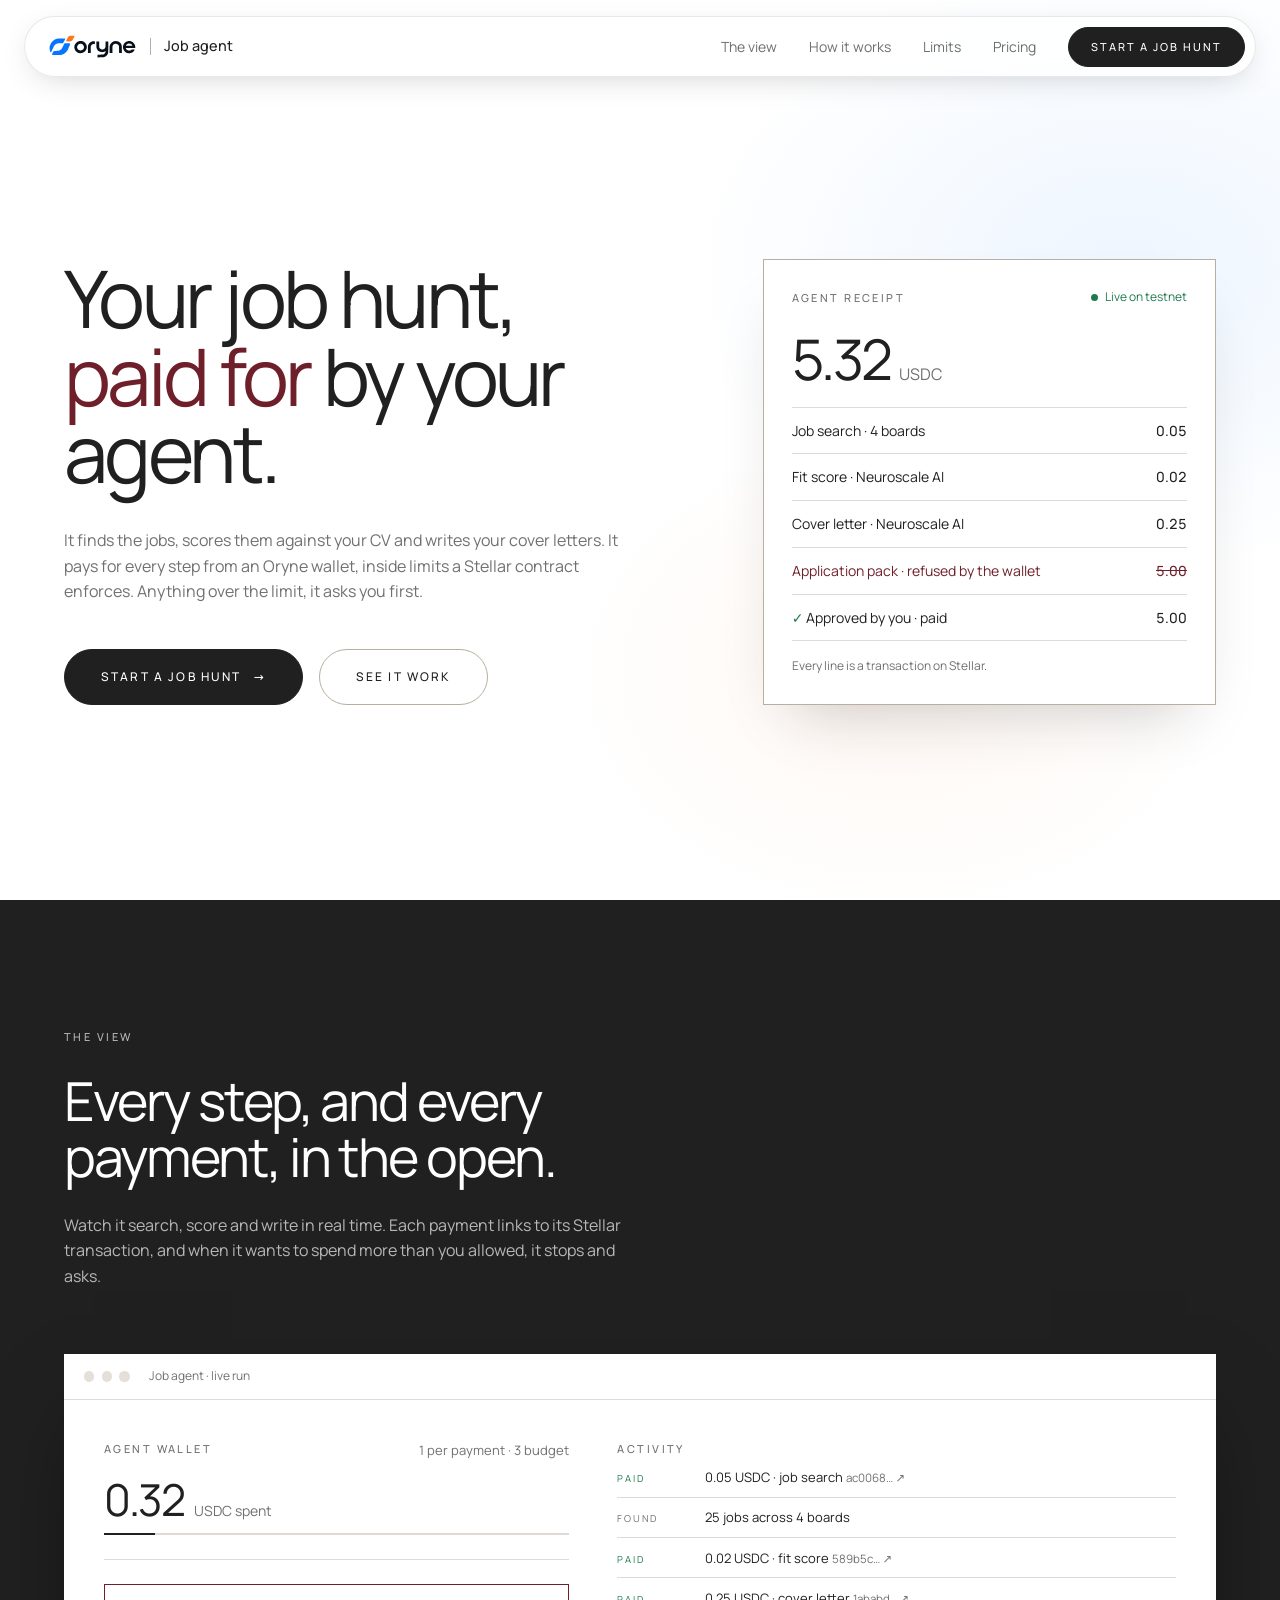
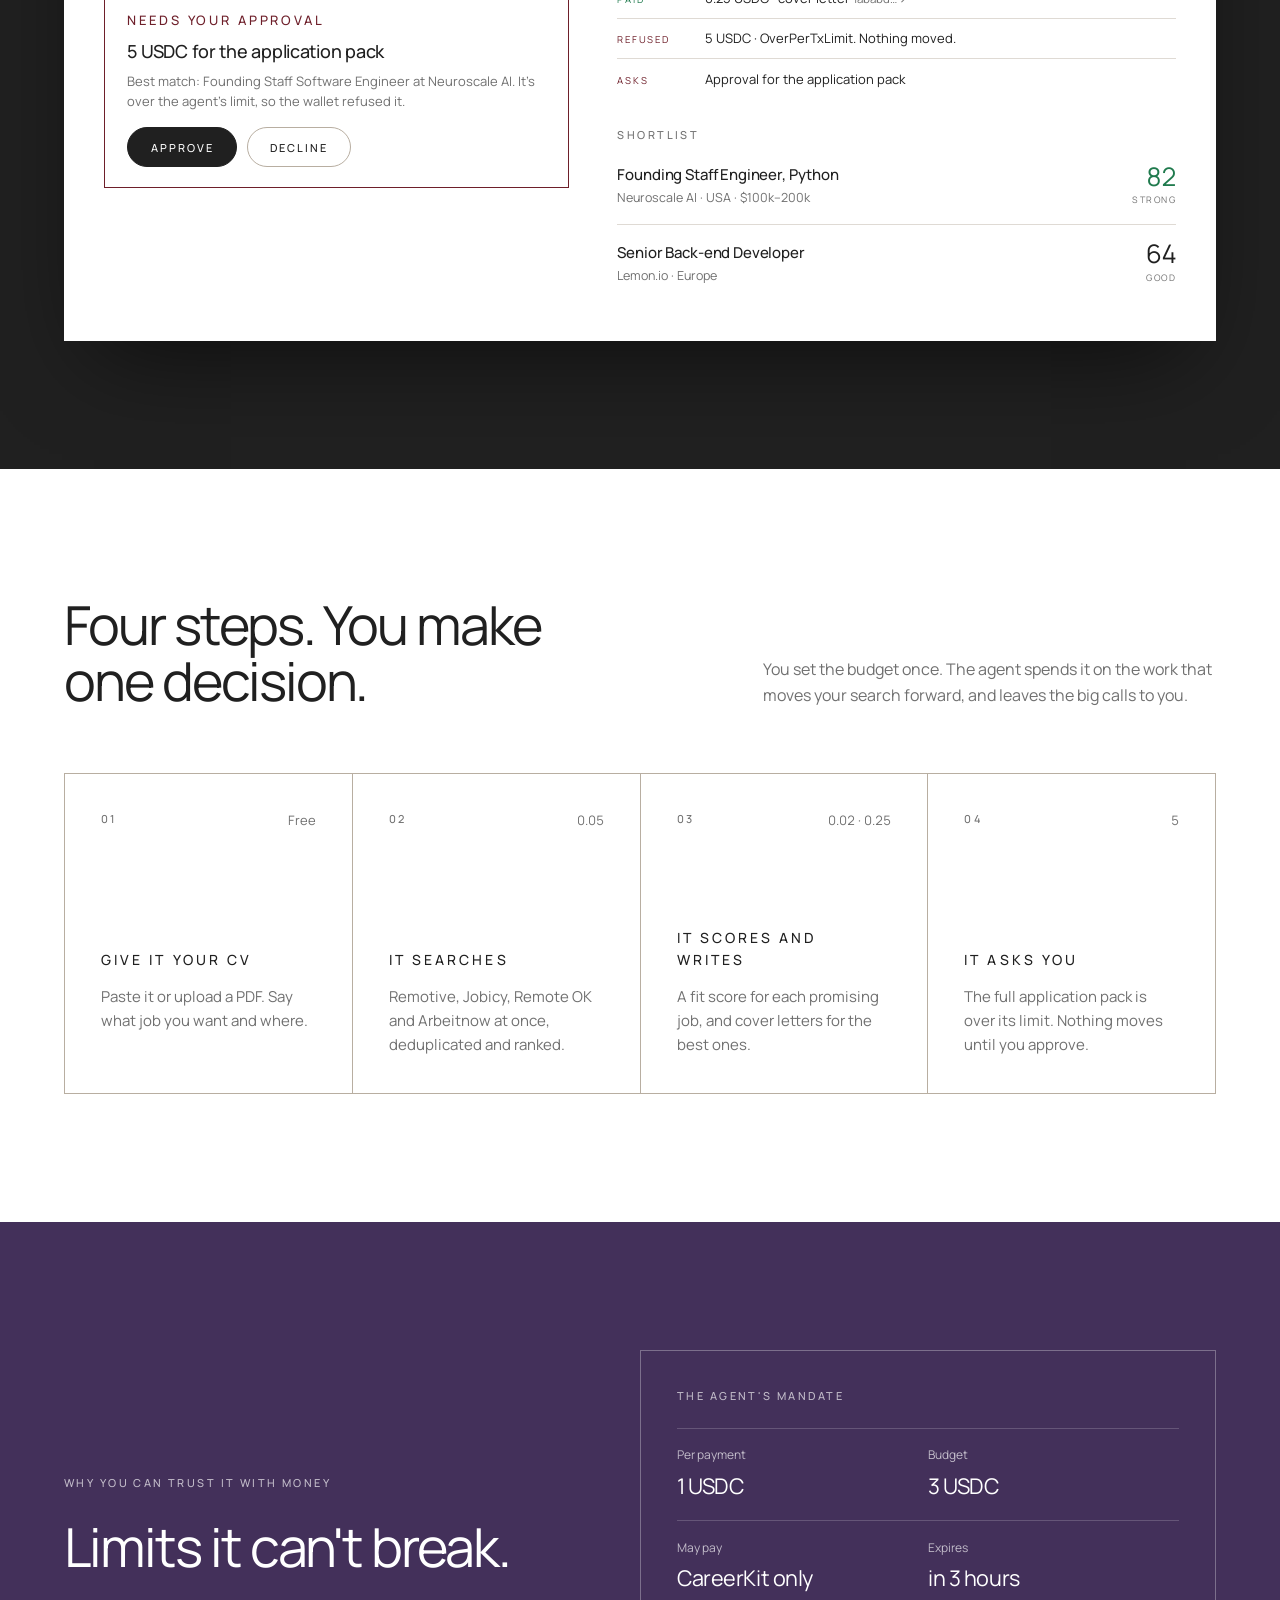
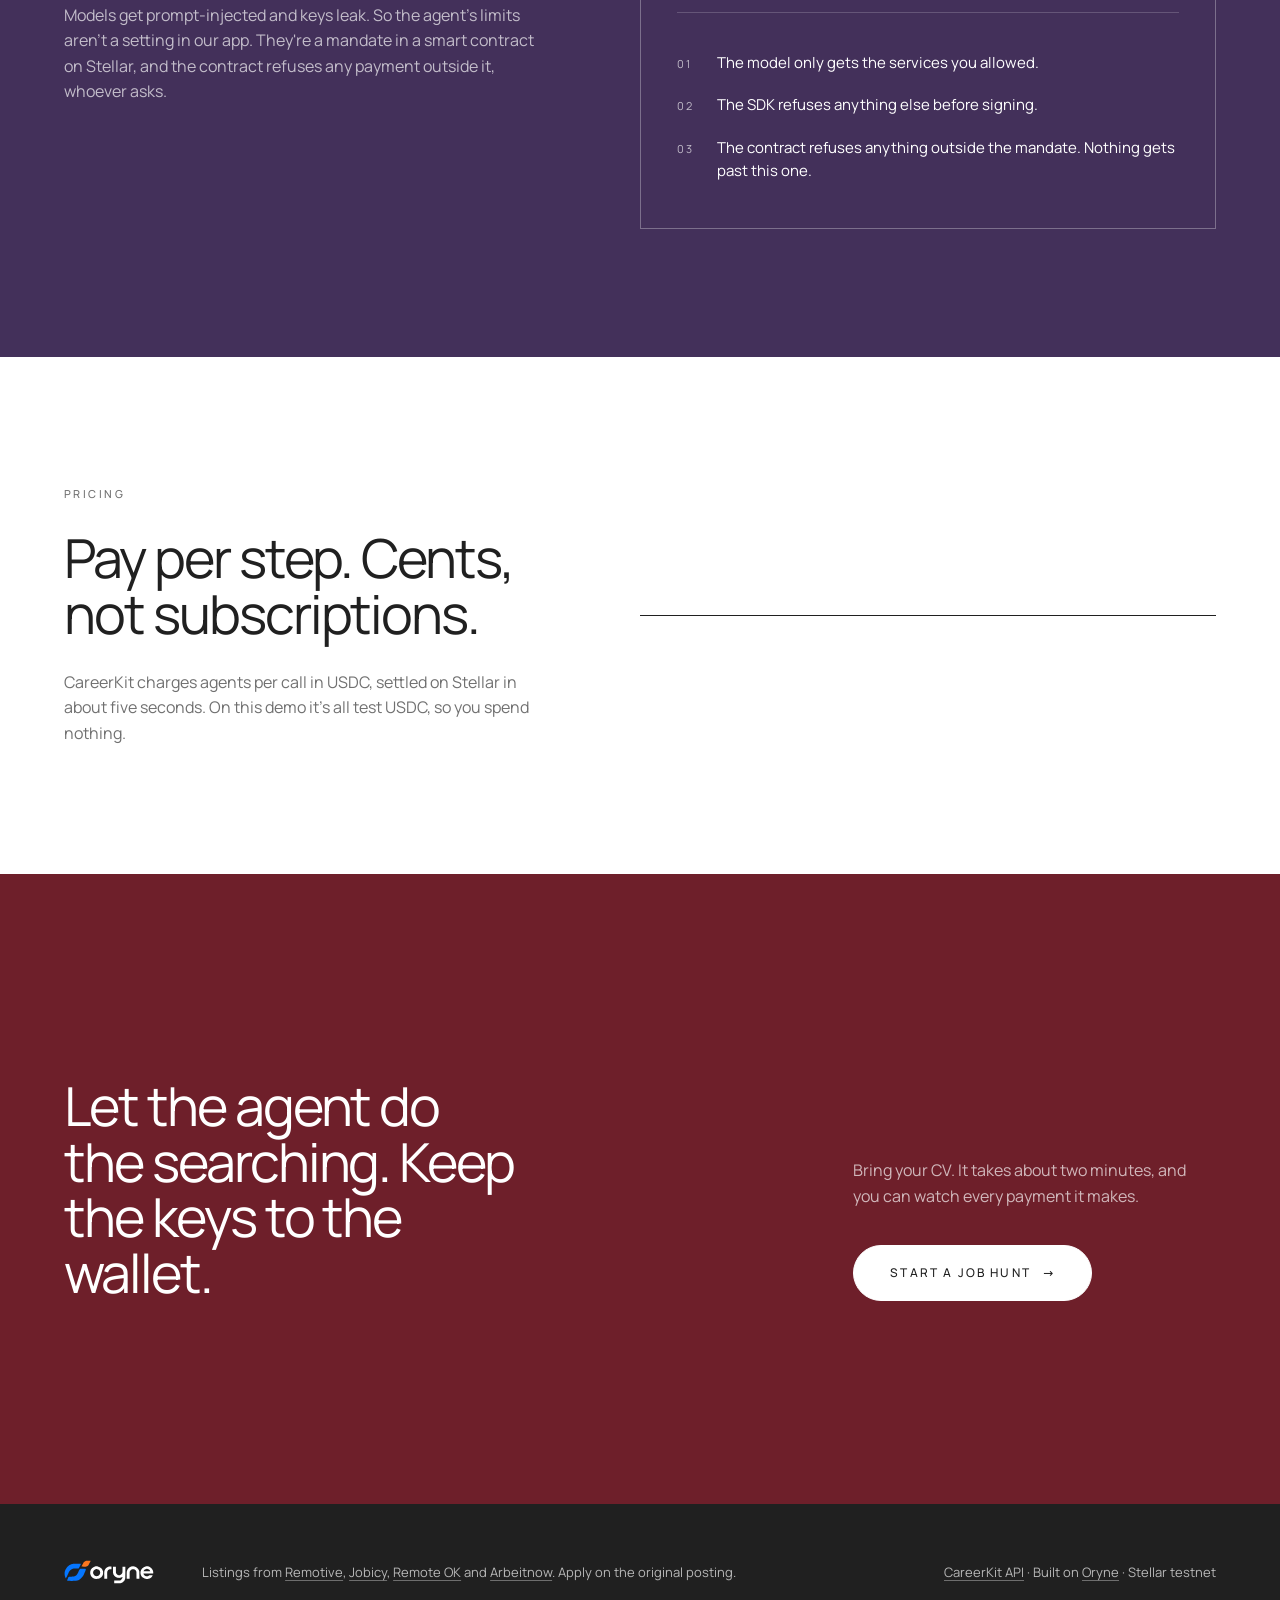
<file: index.html>
<!doctype html>
<html lang="en">
<head>
  <meta charset="utf-8" />
  <meta name="viewport" content="width=device-width, initial-scale=1" />
  <title>Job agent · Oryne</title>
  <meta name="description" content="An AI agent that finds jobs, scores them against your CV and writes your cover letters, paying for every step from its own Oryne wallet, inside limits it can't break." />
  <meta name="theme-color" content="#202020" />
  <!-- The Oryne API that runs the agent (testnet). On localhost the page uses http://localhost:8787. -->
  <meta name="oryne-api" content="https://testnet-apiv1.oryne.org" />
  <link rel="icon" href="/assets/favicon.svg" type="image/svg+xml" />
  <link rel="preload" href="/assets/fonts/manrope-latin-wght-normal.woff2" as="font" type="font/woff2" crossorigin />
  <link rel="stylesheet" href="/style.css" />
</head>
<body>
  <!-- Floating navigation -->
  <header class="topbar">
    <nav class="glass">
      <a class="brand" href="#top" aria-label="Job agent home">
        <img src="/assets/oryne-logo.svg" alt="Oryne" />
        <span class="brand-divider"></span>
        <span class="brand-name">Job agent</span>
      </a>
      <div class="nav-links">
        <a href="#view">The view</a>
        <a href="#how">How it works</a>
        <a href="#limits">Limits</a>
        <a href="#pricing">Pricing</a>
      </div>
      <button class="button primary sm" data-open>Start a job hunt</button>
    </nav>
  </header>

  <main id="top">
    <!-- Hero -->
    <section class="tone-white hero">
      <div class="container hero-grid">
        <div class="hero-copy">
          <h1 class="display reveal" style="--d: 80ms">Your job hunt, <span class="accent">paid for</span> by your agent.</h1>
          <p class="lede reveal" style="--d: 160ms">
            It finds the jobs, scores them against your CV and writes your cover letters. It pays for
            every step from an Oryne wallet, inside limits a Stellar contract enforces. Anything over
            the limit, it asks you first.
          </p>
          <div class="cta-row reveal" style="--d: 240ms">
            <button class="button primary" data-open>Start a job hunt <i class="arrow">→</i></button>
            <a class="button outline" href="#view">See it work</a>
          </div>
        </div>

        <aside class="hero-card reveal" style="--d: 300ms" aria-label="An example receipt">
          <div class="receipt-head">
            <span class="label muted">Agent receipt</span>
            <span class="live-dot">Live on testnet</span>
          </div>
          <div class="receipt-total"><span>5.32</span><em>USDC</em></div>
          <ul class="receipt-lines">
            <li><span>Job search · 4 boards</span><b>0.05</b></li>
            <li><span>Fit score · Neuroscale AI</span><b>0.02</b></li>
            <li><span>Cover letter · Neuroscale AI</span><b>0.25</b></li>
            <li class="refused"><span>Application pack · refused by the wallet</span><b>5.00</b></li>
            <li class="approved"><span>Approved by you · paid</span><b>5.00</b></li>
          </ul>
          <p class="receipt-foot">Every line is a transaction on Stellar.</p>
        </aside>
      </div>

    </section>

    <!-- The view -->
    <section id="view" class="tone-charcoal band">
      <div class="container">
        <div class="band-head">
          <p class="label muted reveal">The view</p>
          <h2 class="statement reveal" style="--d: 80ms">Every step, and every payment, in the open.</h2>
          <p class="lede reveal" style="--d: 160ms">Watch it search, score and write in real time. Each payment links to its Stellar transaction, and when it wants to spend more than you allowed, it stops and asks.</p>
        </div>

        <div class="window reveal" style="--d: 200ms" aria-hidden="true">
          <div class="window-bar"><span></span><span></span><span></span><em>Job agent · live run</em></div>
          <div class="window-body">
            <div class="mock-col">
              <div class="wallet">
                <div class="wallet-row"><span class="label muted">Agent wallet</span><span class="small muted">1 per payment · 3 budget</span></div>
                <div class="spent"><span>0.32</span><em>USDC spent</em></div>
                <div class="meter"><div style="width: 11%"></div></div>
              </div>
              <div class="approval">
                <p class="label">Needs your approval</p>
                <h3>5 USDC for the application pack</h3>
                <p>Best match: Founding Staff Software Engineer at Neuroscale AI. It's over the agent's limit, so the wallet refused it.</p>
                <div class="actions"><span class="button primary sm">Approve</span><span class="button outline sm">Decline</span></div>
              </div>
            </div>
            <div class="mock-col">
              <p class="label muted">Activity</p>
              <ol class="timeline">
                <li class="paid"><span class="tag">Paid</span><span>0.05 USDC · job search <i class="tx">ac0068… ↗</i></span></li>
                <li><span class="tag">Found</span><span>25 jobs across 4 boards</span></li>
                <li class="paid"><span class="tag">Paid</span><span>0.02 USDC · fit score <i class="tx">589b5c… ↗</i></span></li>
                <li class="paid"><span class="tag">Paid</span><span>0.25 USDC · cover letter <i class="tx">1ababd… ↗</i></span></li>
                <li class="refused"><span class="tag">Refused</span><span>5 USDC · OverPerTxLimit. Nothing moved.</span></li>
                <li class="ask"><span class="tag">Asks</span><span>Approval for the application pack</span></li>
              </ol>
              <p class="label muted mock-gap">Shortlist</p>
              <div class="job"><div class="job-head"><div><div class="job-title">Founding Staff Engineer, Python</div><div class="job-meta">Neuroscale AI · USA · $100k–200k</div></div><div class="score hi"><strong>82</strong><span>Strong</span></div></div></div>
              <div class="job"><div class="job-head"><div><div class="job-title">Senior Back-end Developer</div><div class="job-meta">Lemon.io · Europe</div></div><div class="score"><strong>64</strong><span>Good</span></div></div></div>
            </div>
          </div>
        </div>
      </div>
    </section>

    <!-- How it works -->
    <section id="how" class="tone-white band">
      <div class="container">
        <div class="band-head split">
          <h2 class="statement reveal">Four steps. You make one decision.</h2>
          <p class="lede reveal" style="--d: 120ms">You set the budget once. The agent spends it on the work that moves your search forward, and leaves the big calls to you.</p>
        </div>
        <div class="cards">
          <article class="card reveal"><div class="card-top"><span class="label">01</span><span class="card-price">Free</span></div><h3>Give it your CV</h3><p>Paste it or upload a PDF. Say what job you want and where.</p></article>
          <article class="card reveal" style="--d: 80ms"><div class="card-top"><span class="label">02</span><span class="card-price">0.05</span></div><h3>It searches</h3><p>Remotive, Jobicy, Remote OK and Arbeitnow at once, deduplicated and ranked.</p></article>
          <article class="card reveal" style="--d: 160ms"><div class="card-top"><span class="label">03</span><span class="card-price">0.02 · 0.25</span></div><h3>It scores and writes</h3><p>A fit score for each promising job, and cover letters for the best ones.</p></article>
          <article class="card reveal" style="--d: 240ms"><div class="card-top"><span class="label">04</span><span class="card-price">5</span></div><h3>It asks you</h3><p>The full application pack is over its limit. Nothing moves until you approve.</p></article>
        </div>
      </div>
    </section>

    <!-- Limits -->
    <section id="limits" class="tone-purple band">
      <div class="container limits-grid">
        <div>
          <p class="label muted reveal">Why you can trust it with money</p>
          <h2 class="statement reveal" style="--d: 80ms">Limits it can't break.</h2>
          <p class="lede reveal" style="--d: 160ms">Models get prompt-injected and keys leak. So the agent's limits aren't a setting in our app. They're a mandate in a smart contract on Stellar, and the contract refuses any payment outside it, whoever asks.</p>
        </div>
        <div class="mandate reveal" style="--d: 200ms">
          <p class="label muted">The agent's mandate</p>
          <dl>
            <div><dt>Per payment</dt><dd>1 USDC</dd></div>
            <div><dt>Budget</dt><dd>3 USDC</dd></div>
            <div><dt>May pay</dt><dd>CareerKit only</dd></div>
            <div><dt>Expires</dt><dd>in 3 hours</dd></div>
          </dl>
          <ol class="layers">
            <li><span>01</span>The model only gets the services you allowed.</li>
            <li><span>02</span>The SDK refuses anything else before signing.</li>
            <li><span>03</span>The contract refuses anything outside the mandate. Nothing gets past this one.</li>
          </ol>
        </div>
      </div>
    </section>

    <!-- Pricing -->
    <section id="pricing" class="tone-white band">
      <div class="container limits-grid">
        <div>
          <p class="label muted reveal">Pricing</p>
          <h2 class="statement reveal" style="--d: 80ms">Pay per step. Cents, not subscriptions.</h2>
          <p class="lede reveal" style="--d: 160ms">CareerKit charges agents per call in USDC, settled on Stellar in about five seconds. On this demo it's all test USDC, so you spend nothing.</p>
        </div>
        <div class="price-table reveal" style="--d: 200ms" id="priceTable"></div>
      </div>
    </section>

    <!-- Closing -->
    <section class="tone-burgundy band closing">
      <div class="container closing-grid">
        <h2 class="statement reveal">Let the agent do the searching. Keep the keys to the wallet.</h2>
        <div class="reveal" style="--d: 120ms">
          <p class="lede">Bring your CV. It takes about two minutes, and you can watch every payment it makes.</p>
          <button class="button light" data-open>Start a job hunt <i class="arrow">→</i></button>
        </div>
      </div>
    </section>
  </main>

  <footer class="tone-charcoal site-foot">
    <div class="container foot-grid">
      <img src="/assets/oryne-logo-white.svg" alt="Oryne" class="foot-logo" />
      <p class="small muted">Listings from <a href="https://remotive.com" target="_blank" rel="noopener">Remotive</a>,
        <a href="https://jobicy.com" target="_blank" rel="noopener">Jobicy</a>,
        <a href="https://remoteok.com" target="_blank" rel="noopener">Remote OK</a> and
        <a href="https://www.arbeitnow.com" target="_blank" rel="noopener">Arbeitnow</a>. Apply on the original posting.</p>
      <p class="small muted"><a id="careerkitLink" href="#" target="_blank" rel="noopener">CareerKit API</a> · Built on <a href="https://oryne.org" target="_blank" rel="noopener">Oryne</a> · Stellar testnet</p>
    </div>
  </footer>

  <!-- The job hunt: a dashboard, like the Oryne app -->
  <div id="sheet" class="sheet" hidden role="dialog" aria-modal="true" aria-label="Job hunt">
    <aside class="side">
      <div class="side-head">
        <a class="side-brand" href="#top" data-close aria-label="Back to the site">
          <img src="/assets/oryne-logo-white.svg" alt="Oryne" />
          <span>Job agent</span>
        </a>
        <span class="net"><i></i>Testnet</span>
        <button class="side-x" data-close aria-label="Close">✕</button>
      </div>

      <nav class="side-nav" aria-label="Job hunt">
        <button data-view="setup" class="active">
          <svg viewBox="0 0 24 24"><path d="M12 5v14M5 12h14" /></svg>New hunt</button>
        <button data-view="overview">
          <svg viewBox="0 0 24 24"><rect x="3" y="3" width="7" height="9" /><rect x="14" y="3" width="7" height="5" /><rect x="14" y="12" width="7" height="9" /><rect x="3" y="16" width="7" height="5" /></svg>Overview<span class="count alert" id="navAsk" hidden>1</span></button>
        <button data-view="shortlist">
          <svg viewBox="0 0 24 24"><rect x="3" y="7" width="18" height="13" rx="1" /><path d="M8 7V4h8v3" /></svg>Shortlist<span class="count" id="navJobs" hidden></span></button>
        <button data-view="documents">
          <svg viewBox="0 0 24 24"><path d="M14 3H6v18h12V7z" /><path d="M14 3v4h4M9 12h6M9 16h6" /></svg>Documents<span class="count" id="navDocs" hidden></span></button>
        <button data-view="receipt">
          <svg viewBox="0 0 24 24"><path d="M5 3h14v18l-3-2-2 2-2-2-2 2-2-2-3 2z" /><path d="M9 8h6M9 12h6" /></svg>Receipt<span class="count" id="navPays" hidden></span></button>
      </nav>

      <div class="side-foot">
        <div class="wallet-card">
          <p class="label">Agent wallet · Testnet</p>
          <p class="wc-amount"><span id="wcSpent">0.00</span><em>USDC spent</em></p>
          <div class="wc-meter"><div id="wcFill"></div></div>
          <p class="wc-row"><span id="wcLimit">No agent yet</span><span id="wcLeft"></span></p>
          <a id="wcAddress" class="wc-address" target="_blank" rel="noopener">Connects when you start</a>
        </div>
        <button class="side-exit" data-close>← Back to the site</button>
      </div>
    </aside>

    <div class="main">
      <header class="main-head">
        <div>
          <h1 id="viewTitle">New job hunt</h1>
          <p id="viewNote" class="muted small">Set it up once. The agent does the rest.</p>
        </div>
        <span class="status" id="status"><i></i><span>Ready</span></span>
        <button id="stop" class="button outline sm" type="button" hidden>Stop</button>
      </header>

      <div class="main-body">
        <!-- New hunt -->
        <form id="form" class="view" data-view="setup">
          <div class="dgrid">
            <div class="col">
              <section class="pnl">
                <header><h2>Your CV</h2><div class="pnl-actions"><label class="link">Upload<input id="cvFile" type="file" accept=".pdf,.docx,.txt,.md" hidden /></label><button type="button" id="sample" class="link">Use a sample</button></div></header>
                <div class="pnl-body">
                  <textarea id="cv" rows="11" placeholder="Paste your CV here. It's used for this hunt only and never stored."></textarea>
                </div>
              </section>
              <section class="pnl">
                <header><h2>The job</h2></header>
                <div class="pnl-body">
                  <div class="two">
                    <label class="field"><span>Title</span><input id="role" placeholder="Python developer" required /></label>
                    <label class="field"><span>Location</span><input id="location" placeholder="Anywhere" /></label>
                  </div>
                  <p class="field-label">Job boards</p>
                  <div id="boards" class="chips"></div>
                </div>
              </section>
            </div>

            <div class="col">
              <section class="pnl">
                <header><h2>What it may buy</h2><span class="muted small">Prices in USDC</span></header>
                <div id="services" class="rows"></div>
                <div class="pnl-foot"><label class="inline small muted">Up to <input id="maxLetters" type="number" min="0" max="5" value="3" class="narrow" /> cover letters</label></div>
              </section>
              <section class="pnl">
                <header><h2>Wallet and limits</h2>
                  <div class="segmented" role="tablist">
                    <button type="button" class="seg active" data-mode="demo">Demo wallet</button>
                    <button type="button" class="seg" data-mode="own">My agent</button>
                  </div>
                </header>
                <div class="pnl-body">
                  <div id="mode-demo" class="mode">
                    <div class="two">
                      <label class="field"><span>Per payment</span><span class="suffix"><input id="perTx" type="number" step="0.05" min="0.05" max="10" value="1" /><em>USDC</em></span></label>
                      <label class="field"><span>Budget</span><span class="suffix"><input id="budget" type="number" step="0.05" min="0.05" max="20" value="3" /><em>USDC</em></span></label>
                    </div>
                    <p class="note">A fresh agent is connected to a demo wallet with these limits, written to a contract on Stellar.</p>
                  </div>
                  <div id="mode-own" class="mode" hidden>
                    <label class="field"><span>Agent secret</span><input id="agentSecret" type="password" placeholder="S…" autocomplete="off" spellcheck="false" /></label>
                    <p class="note">Connect an agent at <a href="https://oryne.org/app" target="_blank" rel="noopener">oryne.org/app</a> in Test mode, then paste its secret. Used for this hunt only. To limit it to CareerKit, add the payee <code id="payee" class="copy" title="Copy"></code>. You approve in your Oryne dashboard.</p>
                  </div>
                </div>
              </section>
            </div>
          </div>

          <div class="launch">
            <p id="estimate" class="small muted"></p>
            <p id="formError" class="error" hidden></p>
            <button id="start" type="submit" class="button primary">Start the hunt <i class="arrow">→</i></button>
          </div>
          <p class="muted small" id="modelNote"></p>
        </form>

        <!-- Overview -->
        <div class="view" data-view="overview" hidden>
          <div class="empty" id="overviewEmpty">
            <span class="empty-icon"><svg viewBox="0 0 24 24"><rect x="3" y="3" width="7" height="9" /><rect x="14" y="3" width="7" height="5" /><rect x="14" y="12" width="7" height="9" /><rect x="3" y="16" width="7" height="5" /></svg></span>
            <h3>No hunt running</h3>
            <p>Set one up and its payments, jobs and approvals show here as they happen.</p>
            <button class="button primary sm" data-goto="setup">New hunt</button>
          </div>
          <div id="overviewLive" hidden>
            <div class="stats-row">
              <div class="stat"><p class="label muted">Spent</p><p class="stat-value" id="statSpent">0.00</p><p class="small muted" id="statSpentNote">USDC</p></div>
              <div class="stat"><p class="label muted">Jobs found</p><p class="stat-value" id="statJobs">0</p><p class="small muted" id="statJobsNote">Searching…</p></div>
              <div class="stat"><p class="label muted">Best match</p><p class="stat-value" id="statBest">–</p><p class="small muted ellipsis" id="statBestNote">Not scored yet</p></div>
              <div class="stat"><p class="label muted">Payments</p><p class="stat-value" id="statPays">0</p><p class="small muted">Each one on Stellar</p></div>
            </div>

            <div id="approval" class="approval" hidden></div>

            <div class="dgrid wide">
              <section class="pnl">
                <header><h2>Activity</h2><span class="live-dot" id="liveDot">Live</span></header>
                <ol id="timeline" class="timeline"></ol>
              </section>
              <div class="col">
                <section class="pnl">
                  <header><h2>Mandate</h2><a id="mandateTx" class="small" target="_blank" rel="noopener" hidden>On Stellar ↗</a></header>
                  <dl class="kv" id="mandate"></dl>
                </section>
                <section class="pnl" id="summaryPanel" hidden>
                  <header><h2>Agent's summary</h2></header>
                  <div class="pnl-body"><p id="summary" class="summary"></p></div>
                </section>
              </div>
            </div>
          </div>
        </div>

        <!-- Shortlist -->
        <div class="view" data-view="shortlist" hidden>
          <section class="pnl">
            <header><h2>Shortlist</h2><span class="muted small">Scored against your CV</span></header>
            <div id="jobs" class="jobs"></div>
            <div class="empty slim" id="jobsEmpty"><p>Jobs appear here once the agent scores them.</p></div>
          </section>
        </div>

        <!-- Documents -->
        <div class="view" data-view="documents" hidden>
          <div id="pack" hidden></div>
          <section class="pnl">
            <header><h2>Cover letters</h2></header>
            <div id="letters"></div>
            <div class="empty slim" id="docsEmpty"><p>Cover letters and the application pack appear here.</p></div>
          </section>
        </div>

        <!-- Receipt -->
        <div class="view" data-view="receipt" hidden>
          <section class="pnl">
            <header><h2>Receipt</h2><span class="muted small">Paid by the agent from its wallet</span></header>
            <div id="receipt"></div>
            <div class="empty slim" id="receiptEmpty"><p>Every payment the agent makes is listed here, with its Stellar transaction.</p></div>
          </section>
        </div>
      </div>
    </div>
  </div>

  <!-- Running in the background while the dashboard is closed -->
  <button id="runPill" class="run-pill" hidden data-open><span class="pulse"></span><span id="runPillText">Job hunt running</span><b>Open</b></button>


  <script src="/app.js"></script>
</body>
</html>
</file>
<file: style.css>
/* The oryne.org look: white, charcoal ink, one burgundy accent, taupe hairlines, Manrope. */
@font-face {
  font-family: "Manrope";
  src: url("/assets/fonts/manrope-latin-wght-normal.woff2") format("woff2");
  font-weight: 200 800;
  font-display: swap;
}

:root {
  --charcoal: #202020;
  --white: #ffffff;
  --burgundy: #6e1f2a;
  --purple: #43305a;
  --taupe: #b8aea1;
  --green: #1f7a4d;
  --code: #f6f4f0;
  --muted: color-mix(in srgb, var(--charcoal) 64%, transparent);
  --faint: color-mix(in srgb, #b8aea1 45%, transparent);
  --line: color-mix(in srgb, #b8aea1 50%, transparent);
  --ease: cubic-bezier(0.22, 0.61, 0.36, 1);
  font-family: "Manrope", ui-sans-serif, system-ui, sans-serif;
  color: var(--charcoal);
  background: var(--white);
  -webkit-font-smoothing: antialiased;
}
* { box-sizing: border-box; }
body { margin: 0; line-height: 1.55; overflow-x: hidden; }
::selection { background: var(--burgundy); color: var(--white); }
a { color: inherit; text-decoration: underline; text-decoration-color: var(--taupe); text-underline-offset: 3px; transition: text-decoration-color 200ms; }
a:hover { text-decoration-color: var(--burgundy); }
:focus-visible { outline: 2px solid var(--burgundy); outline-offset: 3px; }
h1, h2, h3, p { margin: 0; }
b { font-weight: 600; }
svg { fill: none; stroke: currentColor; stroke-width: 1.6; stroke-linecap: round; stroke-linejoin: round; }

.label { font-size: 0.6875rem; letter-spacing: 0.22em; text-transform: uppercase; font-weight: 500; }
.muted { color: var(--muted); }
.small { font-size: 0.8125rem; }
.ellipsis { white-space: nowrap; overflow: hidden; text-overflow: ellipsis; }
[hidden] { display: none !important; }

/* ------------------------------------------------------------ tones */
.tone-white { background: var(--white); color: var(--charcoal); }
.tone-charcoal, .tone-purple, .tone-burgundy, .side {
  color: var(--white);
  --muted: color-mix(in srgb, #fff 68%, transparent);
  --faint: color-mix(in srgb, #fff 18%, transparent);
  --taupe: color-mix(in srgb, #fff 30%, transparent);
}
.tone-charcoal { background: var(--charcoal); }
.tone-purple { background: var(--purple); }
.tone-burgundy { background: var(--burgundy); }

/* ------------------------------------------------------------ type and buttons */
.container { max-width: 90rem; margin: 0 auto; padding: 0 4rem; }
.display { font-size: clamp(2.75rem, 6.2vw, 6rem); line-height: 0.98; letter-spacing: -0.045em; font-weight: 400; }
.statement { font-size: clamp(2rem, 4.2vw, 4rem); line-height: 1.04; letter-spacing: -0.038em; font-weight: 400; max-width: 16ch; }
.lede { margin-top: 1.75rem; max-width: 36rem; font-size: clamp(1rem, 1.2vw, 1.125rem); line-height: 1.6; color: var(--muted); }
.accent { color: var(--burgundy); }

button { font: inherit; color: inherit; background: none; border: 0; padding: 0; cursor: pointer; }
.button {
  display: inline-flex; align-items: center; justify-content: center; gap: 0.75rem; height: 3.5rem; padding: 0 2.25rem;
  border-radius: 999px; border: 1px solid var(--charcoal); font-size: 0.75rem; letter-spacing: 0.18em; text-transform: uppercase;
  font-weight: 500; text-decoration: none; white-space: nowrap;
  transition: background-color 300ms var(--ease), border-color 300ms var(--ease), color 300ms var(--ease);
}
.button.primary { background: var(--charcoal); color: var(--white); }
.button.primary:hover { background: var(--burgundy); border-color: var(--burgundy); }
.button.outline { border-color: #b8aea1; }
.button.outline:hover { border-color: var(--charcoal); }
.button.light { background: var(--white); color: var(--charcoal); border-color: var(--white); }
.button.light:hover { background: var(--charcoal); border-color: var(--charcoal); color: var(--white); }
.button.sm { height: 2.5rem; padding: 0 1.4rem; font-size: 0.6875rem; }
.button:disabled { opacity: 0.45; pointer-events: none; }
.arrow { font-style: normal; display: inline-block; transition: transform 300ms var(--ease); }
.button:hover .arrow { transform: translateX(4px); }
.link { font-size: 0.8125rem; text-decoration: underline; text-decoration-color: #b8aea1; text-underline-offset: 3px; cursor: pointer; }
.link:hover { text-decoration-color: var(--burgundy); }

.reveal { opacity: 0; transform: translateY(14px); transition: opacity 900ms var(--ease), transform 900ms var(--ease); transition-delay: var(--d, 0ms); }
.reveal.in { opacity: 1; transform: none; }

/* ------------------------------------------------------------ home: navigation */
.topbar { position: fixed; inset: 1rem 0 auto; z-index: 30; padding: 0 1.5rem; pointer-events: none; }
.glass {
  pointer-events: auto; max-width: 84rem; margin: 0 auto; display: flex; align-items: center; gap: 2rem;
  padding: 0.6rem 0.6rem 0.6rem 1.5rem; border-radius: 999px; border: 1px solid rgb(32 32 32 / 0.1);
  background: rgb(255 255 255 / 0.72); backdrop-filter: blur(20px) saturate(1.5); -webkit-backdrop-filter: blur(20px) saturate(1.5);
  box-shadow: 0 8px 32px -12px rgb(32 32 32 / 0.25);
}
.brand { display: flex; align-items: center; gap: 0.85rem; text-decoration: none; color: var(--charcoal); }
.brand img { height: 1.45rem; display: block; }
.brand-divider { width: 1px; height: 1.1rem; background: #b8aea1; }
.brand-name { font-size: 0.9rem; font-weight: 500; }
.nav-links { display: flex; gap: 2rem; margin-left: auto; }
.nav-links a { font-size: 0.875rem; color: rgb(32 32 32 / 0.65); text-decoration: none; transition: color 200ms; }
.nav-links a:hover { color: var(--charcoal); }

/* ------------------------------------------------------------ home: hero */
.hero { min-height: 100svh; display: flex; flex-direction: column; justify-content: center; padding: 8rem 0 4rem; position: relative; overflow: hidden; }
.hero::before {
  content: ""; position: absolute; inset: 0; pointer-events: none;
  background:
    radial-gradient(40rem 28rem at 88% 30%, rgb(5 118 254 / 0.07), transparent 70%),
    radial-gradient(30rem 22rem at 70% 75%, rgb(252 119 31 / 0.06), transparent 70%);
}
.hero > * { position: relative; }
.hero-grid { display: grid; grid-template-columns: 7fr 5fr; gap: 4rem; align-items: center; width: 100%; }
.hero .display { max-width: 12ch; }
.hero .lede { margin-top: 2.25rem; }
.cta-row { display: flex; gap: 1rem; margin-top: 2.75rem; flex-wrap: wrap; }
.hero-card { background: var(--white); border: 1px solid #b8aea1; padding: 1.75rem; box-shadow: 0 30px 60px -30px rgb(32 32 32 / 0.25); }
.receipt-head { display: flex; justify-content: space-between; align-items: center; }
.live-dot { display: inline-flex; align-items: center; gap: 0.45rem; font-size: 0.75rem; color: var(--green); }
.live-dot::before, .pulse { content: ""; width: 0.45rem; height: 0.45rem; border-radius: 50%; background: var(--green); animation: pulse 2s infinite; }
@keyframes pulse { 0% { box-shadow: 0 0 0 0 rgb(31 122 77 / 0.5); } 70%, 100% { box-shadow: 0 0 0 0.45rem rgb(31 122 77 / 0); } }
.receipt-total { margin: 1.5rem 0 1.25rem; display: flex; align-items: baseline; gap: 0.5rem; }
.receipt-total span { font-size: 3.5rem; letter-spacing: -0.045em; line-height: 1; }
.receipt-total em { font-style: normal; color: var(--muted); }
.receipt-lines { list-style: none; margin: 0; padding: 0; border-top: 1px solid var(--faint); }
.receipt-lines li { display: flex; justify-content: space-between; gap: 1rem; padding: 0.75rem 0; border-bottom: 1px solid var(--faint); font-size: 0.875rem; }
.receipt-lines b { font-weight: 500; font-variant-numeric: tabular-nums; }
.receipt-lines .refused { color: var(--burgundy); }
.receipt-lines .refused b { text-decoration: line-through; }
.receipt-lines .approved span::before { content: "✓ "; color: var(--green); }
.receipt-foot { margin-top: 1rem; font-size: 0.75rem; color: var(--muted); }

/* ------------------------------------------------------------ home: bands */
.band { padding: 8rem 0; }
.band-head { margin-bottom: 4rem; }
.band-head .statement { margin-top: 1.75rem; }
.band-head.split { display: grid; grid-template-columns: 7fr 5fr; gap: 4rem; align-items: end; }
.band-head.split .statement, .band-head.split .lede { margin-top: 0; }

.window {
  --charcoal: #202020; --muted: color-mix(in srgb, #202020 64%, transparent); --faint: color-mix(in srgb, #b8aea1 45%, transparent); --taupe: #b8aea1;
  background: var(--white); color: var(--charcoal); box-shadow: 0 40px 90px -30px rgb(0 0 0 / 0.6);
}
.window-bar { display: flex; align-items: center; gap: 0.45rem; padding: 0.85rem 1.25rem; border-bottom: 1px solid var(--faint); }
.window-bar span { width: 0.65rem; height: 0.65rem; border-radius: 50%; background: #e4dfd8; }
.window-bar em { font-style: normal; font-size: 0.75rem; color: var(--muted); margin-left: 0.75rem; }
.window-body { display: grid; grid-template-columns: 1fr 1.2fr; gap: 3rem; padding: 2.5rem; }
.mock-gap { margin-top: 1.75rem; margin-bottom: 0.25rem; }
.window .tx { font-style: normal; }
.window .wallet { padding-bottom: 1.5rem; border-bottom: 1px solid var(--faint); }
.window .wallet-row { display: flex; justify-content: space-between; gap: 1rem; }
.window .spent { margin: 1rem 0 0.75rem; display: flex; align-items: baseline; gap: 0.6rem; }
.window .spent span { font-size: 2.75rem; letter-spacing: -0.04em; line-height: 1; }
.window .spent em { font-style: normal; color: var(--muted); font-size: 0.875rem; }
.window .meter { height: 2px; background: var(--faint); }
.window .meter div { height: 100%; background: var(--charcoal); }
.window .approval { display: block; margin-top: 1.5rem; }
.window .approval .actions { margin-top: 1rem; }
.window .approval p { margin-top: 0.3rem; font-size: 0.8125rem; color: var(--muted); }
.window .approval .label { color: var(--burgundy); }
.window .timeline li { padding: 0.6rem 0; }
.window .job { padding: 1rem 0; }

.cards { display: grid; grid-template-columns: repeat(4, 1fr); border-top: 1px solid #b8aea1; border-left: 1px solid #b8aea1; }
.card { position: relative; padding: 2.25rem; border-right: 1px solid #b8aea1; border-bottom: 1px solid #b8aea1; min-height: 20rem; display: flex; flex-direction: column; }
.card::before { content: ""; position: absolute; left: 0; right: 0; top: -1px; height: 1px; background: var(--burgundy); transform: scaleX(0); transform-origin: left; transition: transform 700ms var(--ease); }
.card:hover::before { transform: scaleX(1); }
.card-top { display: flex; justify-content: space-between; color: var(--muted); }
.card-price { font-size: 0.8125rem; font-variant-numeric: tabular-nums; }
.card h3 { margin: auto 0 0; padding-top: 4rem; font-size: 0.875rem; font-weight: 500; letter-spacing: 0.22em; text-transform: uppercase; }
.card p { margin-top: 0.9rem; color: var(--muted); font-size: 0.9375rem; line-height: 1.6; min-height: 4.8em; }

.limits-grid { display: grid; grid-template-columns: 5fr 6fr; gap: 6rem; align-items: center; }
.limits-grid .statement { margin-top: 1.75rem; }
.mandate { border: 1px solid var(--taupe); padding: 2.25rem; }
.mandate dl { margin: 1.5rem 0 0; display: grid; grid-template-columns: 1fr 1fr; border-top: 1px solid var(--faint); }
.mandate dl div { padding: 1.1rem 0; border-bottom: 1px solid var(--faint); }
.mandate dt { font-size: 0.75rem; color: var(--muted); }
.mandate dd { margin: 0.25rem 0 0; font-size: 1.35rem; letter-spacing: -0.02em; }
.layers { list-style: none; padding: 0; margin: 1.75rem 0 0; }
.layers li { display: grid; grid-template-columns: 2.5rem 1fr; padding: 0.6rem 0; font-size: 0.9375rem; }
.layers span { font-size: 0.6875rem; letter-spacing: 0.22em; color: var(--muted); padding-top: 0.25rem; }
.price-table { border-top: 1px solid var(--charcoal); }
.price-row { display: grid; grid-template-columns: 1fr auto; gap: 2rem; padding: 1.5rem 0; border-bottom: 1px solid var(--faint); align-items: baseline; }
.price-row h3 { font-size: 1.125rem; font-weight: 500; letter-spacing: -0.01em; }
.price-row p { margin-top: 0.3rem; font-size: 0.875rem; color: var(--muted); }
.price-row strong { font-size: 2rem; font-weight: 400; letter-spacing: -0.04em; font-variant-numeric: tabular-nums; }
.price-row strong em { font-style: normal; font-size: 0.75rem; color: var(--muted); margin-left: 0.35rem; letter-spacing: 0; }

.closing { min-height: 70svh; display: flex; align-items: center; }
.closing-grid { display: grid; grid-template-columns: 8fr 4fr; gap: 4rem; align-items: end; width: 100%; }
.closing-grid .statement { max-width: 14ch; }
.closing-grid .lede { margin: 0 0 2.25rem; }
.site-foot { padding: 3.5rem 0; }
.foot-grid { display: grid; grid-template-columns: auto 1fr auto; gap: 3rem; align-items: center; }
.foot-logo { height: 1.5rem; }
.site-foot a { text-decoration-color: rgb(255 255 255 / 0.35); }

/* ------------------------------------------------------------ the dashboard */
body.locked { overflow: hidden; }
.sheet { position: fixed; inset: 0; z-index: 50; display: grid; grid-template-columns: 16rem minmax(0, 1fr); background: var(--white); animation: sheet-in 380ms var(--ease); }
.sheet.closing-out { animation: sheet-out 240ms var(--ease) forwards; }
@keyframes sheet-in { from { opacity: 0; transform: translateY(18px); } }
@keyframes sheet-out { to { opacity: 0; transform: translateY(12px); } }

/* Sidebar */
.side { background: var(--charcoal); display: flex; flex-direction: column; padding: 1.5rem 1rem 1rem; overflow-y: auto; }
.side-head { padding: 0 0.75rem; display: flex; flex-direction: column; align-items: flex-start; gap: 0.85rem; position: relative; }
.side-brand { display: flex; align-items: center; gap: 0.75rem; text-decoration: none; }
.side-brand img { height: 1.35rem; }
.side-brand span { font-size: 0.875rem; color: var(--muted); padding-left: 0.75rem; border-left: 1px solid var(--faint); }
.net { display: inline-flex; align-items: center; gap: 0.5rem; border: 1px solid var(--faint); border-radius: 999px; padding: 0.2rem 0.75rem; font-size: 0.75rem; color: var(--muted); }
.net i { width: 0.4rem; height: 0.4rem; border-radius: 50%; background: var(--burgundy); box-shadow: 0 0 0 2px rgb(255 255 255 / 0.15); }
.side-x { display: none; }
.side-nav { margin-top: 1.75rem; display: flex; flex-direction: column; gap: 0.15rem; }
.side-nav button { display: flex; align-items: center; gap: 0.75rem; padding: 0.65rem 0.75rem; font-size: 0.875rem; color: var(--muted); text-align: left; transition: background-color 200ms, color 200ms; }
.side-nav button:hover { background: rgb(255 255 255 / 0.05); color: var(--white); }
.side-nav button.active { background: rgb(255 255 255 / 0.1); color: var(--white); }
.side-nav svg { width: 1.1rem; height: 1.1rem; flex: none; }
.count { margin-left: auto; min-width: 1.25rem; border-radius: 999px; padding: 0 0.4rem; font-size: 0.75rem; text-align: center; font-variant-numeric: tabular-nums; color: var(--muted); border: 1px solid var(--faint); }
.count.alert { background: var(--white); color: var(--charcoal); border-color: var(--white); font-weight: 600; }
.side-foot { margin-top: auto; padding-top: 1.5rem; display: flex; flex-direction: column; gap: 0.75rem; }
.wallet-card { border: 1px solid var(--faint); padding: 1rem; }
.wallet-card .label { color: var(--muted); }
.wc-amount { margin-top: 0.75rem; display: flex; align-items: baseline; gap: 0.4rem; }
.wc-amount span { font-size: 1.6rem; letter-spacing: -0.03em; font-variant-numeric: tabular-nums; line-height: 1.1; }
.wc-amount em { font-style: normal; font-size: 0.75rem; color: var(--muted); }
.wc-meter { height: 3px; border-radius: 99px; background: var(--faint); margin: 0.75rem 0 0.5rem; overflow: hidden; }
#wcFill { height: 100%; width: 0; background: var(--white); border-radius: 99px; transition: width 600ms var(--ease); }
#wcFill.full { background: #d97f8c; }
.wc-row { display: flex; justify-content: space-between; font-size: 0.75rem; color: var(--muted); font-variant-numeric: tabular-nums; }
.wc-address { display: block; margin-top: 0.6rem; font-family: ui-monospace, "SF Mono", Menlo, Consolas, monospace; font-size: 0.7rem; color: var(--muted); text-decoration: none; }
a.wc-address[href]:hover { color: var(--white); }
.side-exit { text-align: left; padding: 0.6rem 0.75rem; font-size: 0.8125rem; color: var(--muted); border-top: 1px solid var(--faint); }
.side-exit:hover { color: var(--white); }

/* Main area */
.main { display: flex; flex-direction: column; min-width: 0; background: #fcfbf9; }
.main-head { display: flex; align-items: center; gap: 1.25rem; padding: 1.25rem 2rem; border-bottom: 1px solid var(--line); background: var(--white); }
.main-head h1 { font-size: 1.375rem; font-weight: 500; letter-spacing: -0.02em; }
.main-head > div { margin-right: auto; min-width: 0; }
.status { display: inline-flex; align-items: center; gap: 0.5rem; border: 1px solid var(--line); border-radius: 999px; padding: 0.35rem 0.85rem; font-size: 0.75rem; white-space: nowrap; }
.status i { width: 0.45rem; height: 0.45rem; border-radius: 50%; background: #b8aea1; }
.status.running i { background: var(--green); animation: pulse 2s infinite; }
.status.asks { border-color: var(--burgundy); color: var(--burgundy); }
.status.asks i { background: var(--burgundy); }
.status.done i { background: var(--charcoal); }
.main-body { flex: 1; overflow-y: auto; padding: 1rem; }
.view { animation: fade 300ms var(--ease); }
@keyframes fade { from { opacity: 0; transform: translateY(4px); } }

.dgrid { display: grid; grid-template-columns: minmax(0, 1fr) minmax(0, 1fr); gap: 1rem; align-items: start; }
.dgrid.wide { grid-template-columns: minmax(0, 2fr) minmax(0, 1fr); margin-top: 1rem; }
.col { display: flex; flex-direction: column; gap: 1rem; min-width: 0; }

/* Panels: white, hairline border, a header with a title */
.pnl { background: var(--white); border: 1px solid var(--line); min-width: 0; }
.pnl > header { display: flex; align-items: center; justify-content: space-between; gap: 1rem; padding: 0.95rem 1.25rem; border-bottom: 1px solid var(--faint); min-height: 3.4rem; }
.pnl > header h2 { font-size: 0.875rem; font-weight: 600; }
.pnl-actions { display: flex; gap: 1rem; }
.pnl-body { padding: 1.25rem; }
.pnl-foot { padding: 0.9rem 1.25rem; border-top: 1px solid var(--faint); }

/* Form controls */
.two { display: grid; grid-template-columns: 1fr 1fr; gap: 0.85rem; }
.field { display: block; }
.field > span:first-child, .field-label { display: block; font-size: 0.75rem; color: var(--muted); margin-bottom: 0.4rem; }
.field-label { margin: 1.1rem 0 0.5rem; }
input, textarea {
  display: block; width: 100%; font: inherit; font-size: 0.9375rem; color: var(--charcoal);
  background: var(--white); border: 1px solid color-mix(in srgb, #b8aea1 70%, transparent); border-radius: 0.5rem;
  padding: 0.7rem 0.9rem; outline: none; transition: border-color 200ms, box-shadow 200ms;
}
textarea { resize: vertical; font-size: 0.8125rem; line-height: 1.6; min-height: 12rem; }
input::placeholder, textarea::placeholder { color: rgb(32 32 32 / 0.4); }
input:hover, textarea:hover { border-color: rgb(32 32 32 / 0.5); }
input:focus-visible, textarea:focus-visible { outline: none; }
input:focus, textarea:focus { border-color: var(--burgundy); box-shadow: 0 0 0 1px var(--burgundy); }
.suffix { position: relative; display: block; }
.suffix input { padding-right: 3.75rem; }
.suffix em { position: absolute; right: 0.9rem; top: 50%; transform: translateY(-50%); font-style: normal; font-size: 0.72rem; color: var(--muted); pointer-events: none; }
.inline { display: flex; align-items: center; gap: 0.5rem; }
input.narrow { width: 3.5rem; padding: 0.3rem 0.4rem; text-align: center; font-size: 0.8125rem; }
.note { margin-top: 0.9rem; font-size: 0.78rem; color: var(--muted); line-height: 1.6; }
code { font-family: ui-monospace, "SF Mono", Menlo, Consolas, monospace; font-size: 0.72rem; background: var(--code); padding: 0.1rem 0.35rem; border-radius: 0.25rem; word-break: break-all; }
code.copy { cursor: copy; }

.chips { display: flex; gap: 0.4rem; flex-wrap: wrap; }
.chip { display: inline-flex; align-items: center; gap: 0.45rem; padding: 0.35rem 0.8rem; border: 1px solid var(--faint); border-radius: 999px; font-size: 0.78rem; cursor: pointer; user-select: none; transition: border-color 200ms; }
.chip:has(input:checked) { border-color: var(--charcoal); }
.chip input, .row-item input { appearance: none; width: 0.9rem; height: 0.9rem; margin: 0; padding: 0; border: 1px solid #b8aea1; border-radius: 3px; flex: none; display: grid; place-items: center; background: var(--white); }
.chip input:checked, .row-item input:checked { border-color: var(--charcoal); background: var(--charcoal); }
.chip input:checked::after, .row-item input:checked::after { content: ""; width: 0.22rem; height: 0.45rem; border: solid var(--white); border-width: 0 1.5px 1.5px 0; transform: translateY(-1px) rotate(45deg); }

.rows { display: flex; flex-direction: column; }
.row-item { display: grid; grid-template-columns: auto 1fr auto; gap: 0.85rem; align-items: start; padding: 0.9rem 1.25rem; border-bottom: 1px solid var(--faint); cursor: pointer; transition: background-color 200ms; }
.row-item:last-child { border-bottom: 0; }
.row-item:hover { background: #fcfbf9; }
.row-item input { margin-top: 0.25rem; }
.row-item input:disabled { opacity: 1; }
.row-item .name { font-weight: 500; font-size: 0.875rem; }
.row-item .about { display: block; color: var(--muted); font-size: 0.75rem; margin-top: 0.1rem; line-height: 1.5; }
.row-item .flag { display: inline-block; margin-top: 0.35rem; font-size: 0.7rem; color: var(--burgundy); border: 1px solid color-mix(in srgb, var(--burgundy) 35%, transparent); border-radius: 999px; padding: 0.05rem 0.55rem; }
.row-item .flag:empty { display: none; }
.row-item .price { font-variant-numeric: tabular-nums; font-size: 0.875rem; white-space: nowrap; }
.row-item:has(input:not(:checked)) .name, .row-item:has(input:not(:checked)) .price { color: var(--muted); }

.segmented { display: inline-flex; border: 1px solid var(--line); border-radius: 999px; padding: 0.2rem; }
.seg { padding: 0.35rem 0.9rem; border-radius: 999px; font-size: 0.75rem; color: var(--muted); transition: background-color 200ms, color 200ms; }
.seg.active { background: var(--charcoal); color: var(--white); }

.launch { margin-top: 1rem; display: flex; align-items: center; gap: 1.5rem; padding: 1rem 1rem 1rem 1.25rem; background: var(--white); border: 1px solid var(--line); }
.launch #estimate { margin-right: auto; }
.launch #estimate b { color: var(--charcoal); font-weight: 600; }
.error { color: var(--burgundy); font-size: 0.8125rem; }
#modelNote { margin: 0.75rem 0.25rem 0; }

/* Overview */
.stats-row { display: grid; grid-template-columns: repeat(4, minmax(0, 1fr)); gap: 1rem; }
.stat { background: var(--white); border: 1px solid var(--line); padding: 1.25rem 1.4rem; min-width: 0; }
.stat-value { margin: 1rem 0 0.3rem; font-size: 1.9rem; letter-spacing: -0.03em; font-variant-numeric: tabular-nums; line-height: 1.1; }

.approval { margin-top: 1rem; background: var(--white); border: 1px solid var(--burgundy); padding: 1.25rem 1.4rem; display: grid; grid-template-columns: 1fr auto; gap: 1.5rem; align-items: center; }
.approval .label { color: var(--burgundy); }
.approval h3 { margin-top: 0.5rem; font-size: 1.125rem; font-weight: 500; letter-spacing: -0.015em; }
.approval p.why { margin-top: 0.25rem; font-size: 0.8125rem; color: var(--muted); max-width: 40rem; }
.approval .actions { display: flex; gap: 0.6rem; }

.timeline { list-style: none; padding: 0; margin: 0; max-height: 34rem; overflow-y: auto; }
.timeline li { display: grid; grid-template-columns: 4.75rem 1fr auto; gap: 0.75rem; align-items: baseline; padding: 0.7rem 1.25rem; border-bottom: 1px solid var(--faint); font-size: 0.8125rem; animation: fade 300ms var(--ease); }
.timeline li:last-child { border-bottom: 0; }
.timeline .tag { font-size: 0.6rem; letter-spacing: 0.18em; text-transform: uppercase; color: var(--muted); }
.timeline .paid .tag { color: var(--green); }
.timeline .refused .tag, .timeline .ask .tag { color: var(--burgundy); }
.timeline .quiet { color: var(--muted); }
.tx { font-size: 0.72rem; color: var(--muted); white-space: nowrap; text-decoration: none; }
a.tx:hover { color: var(--charcoal); }
.window .timeline li { grid-template-columns: 4.75rem 1fr; padding-left: 0; padding-right: 0; }

.kv { margin: 0; }
.kv div { display: flex; justify-content: space-between; gap: 1rem; padding: 0.75rem 1.25rem; border-bottom: 1px solid var(--faint); font-size: 0.8125rem; }
.kv div:last-child { border-bottom: 0; }
.kv dt { color: var(--muted); }
.kv dd { margin: 0; text-align: right; font-variant-numeric: tabular-nums; min-width: 0; overflow-wrap: anywhere; }
.summary { white-space: pre-wrap; font-size: 0.875rem; line-height: 1.65; }

/* Shortlist */
.job { padding: 1.1rem 1.25rem; border-bottom: 1px solid var(--faint); }
.job:last-child { border-bottom: 0; }
.job-head { display: grid; grid-template-columns: 3.5rem 1fr auto; gap: 1rem; align-items: center; }
.window .job-head { grid-template-columns: 1fr auto; }
.job-title { font-weight: 500; font-size: 0.9375rem; letter-spacing: -0.01em; }
.job-meta { color: var(--muted); font-size: 0.78rem; margin-top: 0.1rem; }
.score { text-align: center; }
.score strong { display: block; font-size: 1.6rem; font-weight: 400; letter-spacing: -0.04em; line-height: 1; font-variant-numeric: tabular-nums; }
.score span { display: block; margin-top: 0.25rem; font-size: 0.56rem; letter-spacing: 0.16em; text-transform: uppercase; color: var(--muted); }
.window .score { text-align: right; }
.score.hi strong { color: var(--green); }
.score.lo strong { color: var(--muted); }
.job-side { display: flex; gap: 1rem; align-items: center; font-size: 0.78rem; white-space: nowrap; }
.pill { border: 1px solid var(--line); border-radius: 999px; padding: 0.15rem 0.6rem; font-size: 0.7rem; color: var(--muted); }
.notes { margin: 0.6rem 0 0 4.5rem; padding: 0; list-style: none; font-size: 0.78rem; color: var(--muted); display: flex; flex-wrap: wrap; gap: 0.25rem 1.25rem; }
.notes li::before { content: "+ "; color: var(--green); }
.notes li.gap::before { content: "− "; color: var(--burgundy); }

/* Documents */
.doc { border-bottom: 1px solid var(--faint); }
.doc:last-child { border-bottom: 0; }
.doc summary { display: flex; justify-content: space-between; gap: 1rem; padding: 1rem 1.25rem; cursor: pointer; list-style: none; font-size: 0.875rem; }
.doc summary::-webkit-details-marker { display: none; }
.doc summary span:last-child { color: var(--muted); font-size: 0.78rem; }
.doc[open] summary span:last-child::before { content: "Hide · "; }
.letter { white-space: pre-wrap; font-size: 0.8125rem; line-height: 1.7; background: #fcfbf9; border-top: 1px solid var(--faint); padding: 1.25rem; position: relative; }
.copy-btn { position: absolute; top: 0.75rem; right: 0.75rem; font-size: 0.7rem; border: 1px solid var(--line); border-radius: 999px; padding: 0.2rem 0.7rem; background: var(--white); }
#pack { margin-bottom: 1rem; }
.pack-grid { display: grid; grid-template-columns: 1fr 1fr; }
.pack-grid > div { padding: 1.25rem; border-right: 1px solid var(--faint); border-bottom: 1px solid var(--faint); }
.pack-grid > div:nth-child(2n) { border-right: 0; }
.pack-grid h4 { margin: 0 0 0.6rem; font-size: 0.65rem; letter-spacing: 0.2em; text-transform: uppercase; color: var(--muted); font-weight: 500; }
.pack-grid p, .pack-grid li { font-size: 0.8125rem; line-height: 1.6; }
.pack-grid ul, .pack-grid ol { margin: 0; padding-left: 1.1rem; }
.pack-grid li { margin: 0.3rem 0; }

/* Receipt */
.rtable { width: 100%; border-collapse: collapse; font-size: 0.8125rem; }
.rtable th { text-align: left; font-weight: 500; font-size: 0.65rem; letter-spacing: 0.18em; text-transform: uppercase; color: var(--muted); padding: 0.75rem 1.25rem; border-bottom: 1px solid var(--faint); }
.rtable td { padding: 0.8rem 1.25rem; border-bottom: 1px solid var(--faint); }
.rtable td.num, .rtable th.num { text-align: right; font-variant-numeric: tabular-nums; }
.rtable tr.total td { border-bottom: 0; font-weight: 600; background: #fcfbf9; }

/* Empty states */
.empty { display: flex; flex-direction: column; align-items: center; text-align: center; padding: 5rem 1.5rem; background: var(--white); border: 1px solid var(--line); }
.empty.slim { padding: 2.5rem 1.5rem; border: 0; }
.empty-icon { width: 3rem; height: 3rem; border-radius: 50%; border: 1px solid var(--line); display: grid; place-items: center; color: var(--muted); }
.empty-icon svg { width: 1.25rem; height: 1.25rem; }
.empty h3 { margin-top: 1.25rem; font-size: 1.125rem; font-weight: 500; }
.empty p { margin-top: 0.4rem; font-size: 0.8125rem; color: var(--muted); max-width: 24rem; }
.empty .button { margin-top: 1.5rem; }

/* Floating pill while the dashboard is closed */
.run-pill {
  position: fixed; right: 1.5rem; bottom: 1.5rem; z-index: 40; display: inline-flex; align-items: center; gap: 0.75rem;
  padding: 0.7rem 0.7rem 0.7rem 1.2rem; border-radius: 999px; background: var(--charcoal); color: var(--white);
  font-size: 0.875rem; box-shadow: 0 20px 40px -15px rgb(0 0 0 / 0.5); animation: sheet-in 400ms var(--ease);
}
.run-pill b { font-weight: 500; font-size: 0.6875rem; letter-spacing: 0.18em; text-transform: uppercase; background: var(--white); color: var(--charcoal); border-radius: 999px; padding: 0.45rem 0.9rem; }
.run-pill.asks { background: var(--burgundy); }
.run-pill.asks .pulse { background: #fff; }

/* ------------------------------------------------------------ responsive */
@media (max-width: 1100px) {
  .nav-links { display: none; }
  .glass { justify-content: space-between; }
  .hero-grid, .band-head.split, .limits-grid, .closing-grid { grid-template-columns: minmax(0, 1fr); gap: 3rem; }
  .cards { grid-template-columns: 1fr 1fr; }
  .window-body { grid-template-columns: minmax(0, 1fr); }
  .dgrid, .dgrid.wide { grid-template-columns: minmax(0, 1fr); }
  .stats-row { grid-template-columns: repeat(2, minmax(0, 1fr)); }
}
@media (max-width: 900px) {
  .container { padding-left: 1.5rem; padding-right: 1.5rem; }
  .band { padding: 5.5rem 0; }
  .hero { padding-top: 7.5rem; min-height: auto; }
  .foot-grid { grid-template-columns: minmax(0, 1fr); gap: 1.25rem; }
  /* The sidebar becomes a top bar with scrolling tabs. */
  .sheet { grid-template-columns: minmax(0, 1fr); grid-template-rows: auto minmax(0, 1fr); }
  .side { padding: 0.9rem 1rem 0; overflow: visible; }
  .side-head { flex-direction: row; align-items: center; padding: 0 0.25rem; }
  .side-x { display: block; margin-left: auto; width: 2.25rem; height: 2.25rem; border-radius: 50%; border: 1px solid var(--faint); color: var(--white); font-size: 0.8rem; }
  .side-nav { flex-direction: row; overflow-x: auto; margin-top: 0.75rem; gap: 0; scrollbar-width: none; }
  .side-nav button { padding: 0.7rem 0.85rem; white-space: nowrap; border-bottom: 2px solid transparent; }
  .side-nav button.active { background: none; border-bottom-color: var(--white); }
  .side-nav svg { display: none; }
  .side-foot { display: none; }
  .main-head { padding: 1rem; }
  .main-body { padding: 0.75rem; }
}
@media (max-width: 600px) {
  .two, .cards, .mandate dl, .pack-grid { grid-template-columns: minmax(0, 1fr); }
  .pack-grid > div { border-right: 0; }
  .card { min-height: 0; }
  .card h3 { padding-top: 2.5rem; }
  .brand-divider, .brand-name { display: none; }
  .glass { padding-left: 1.1rem; }
  .window-body { padding: 1.25rem; }
  .cta-row .button { flex: 1 1 100%; }
  .mandate, .hero-card { padding: 1.5rem; }
  .run-pill { left: 1rem; right: 1rem; justify-content: space-between; }
  .launch { flex-direction: column; align-items: stretch; }
  .launch .button { width: 100%; }
  .approval { grid-template-columns: minmax(0, 1fr); }
  .notes { margin-left: 0; }
  .job-head { grid-template-columns: 3rem 1fr; }
  .job-side { grid-column: 2; }
  .main-head h1 { font-size: 1.15rem; }
  #viewNote { display: none; }
  .timeline li { grid-template-columns: 4rem 1fr; }
  .timeline li .tx-cell { grid-column: 2; }
}
@media (prefers-reduced-motion: reduce) {
  * { animation: none !important; transition-duration: 0.01ms !important; }
  .reveal { opacity: 1; transform: none; }
}
</file>
